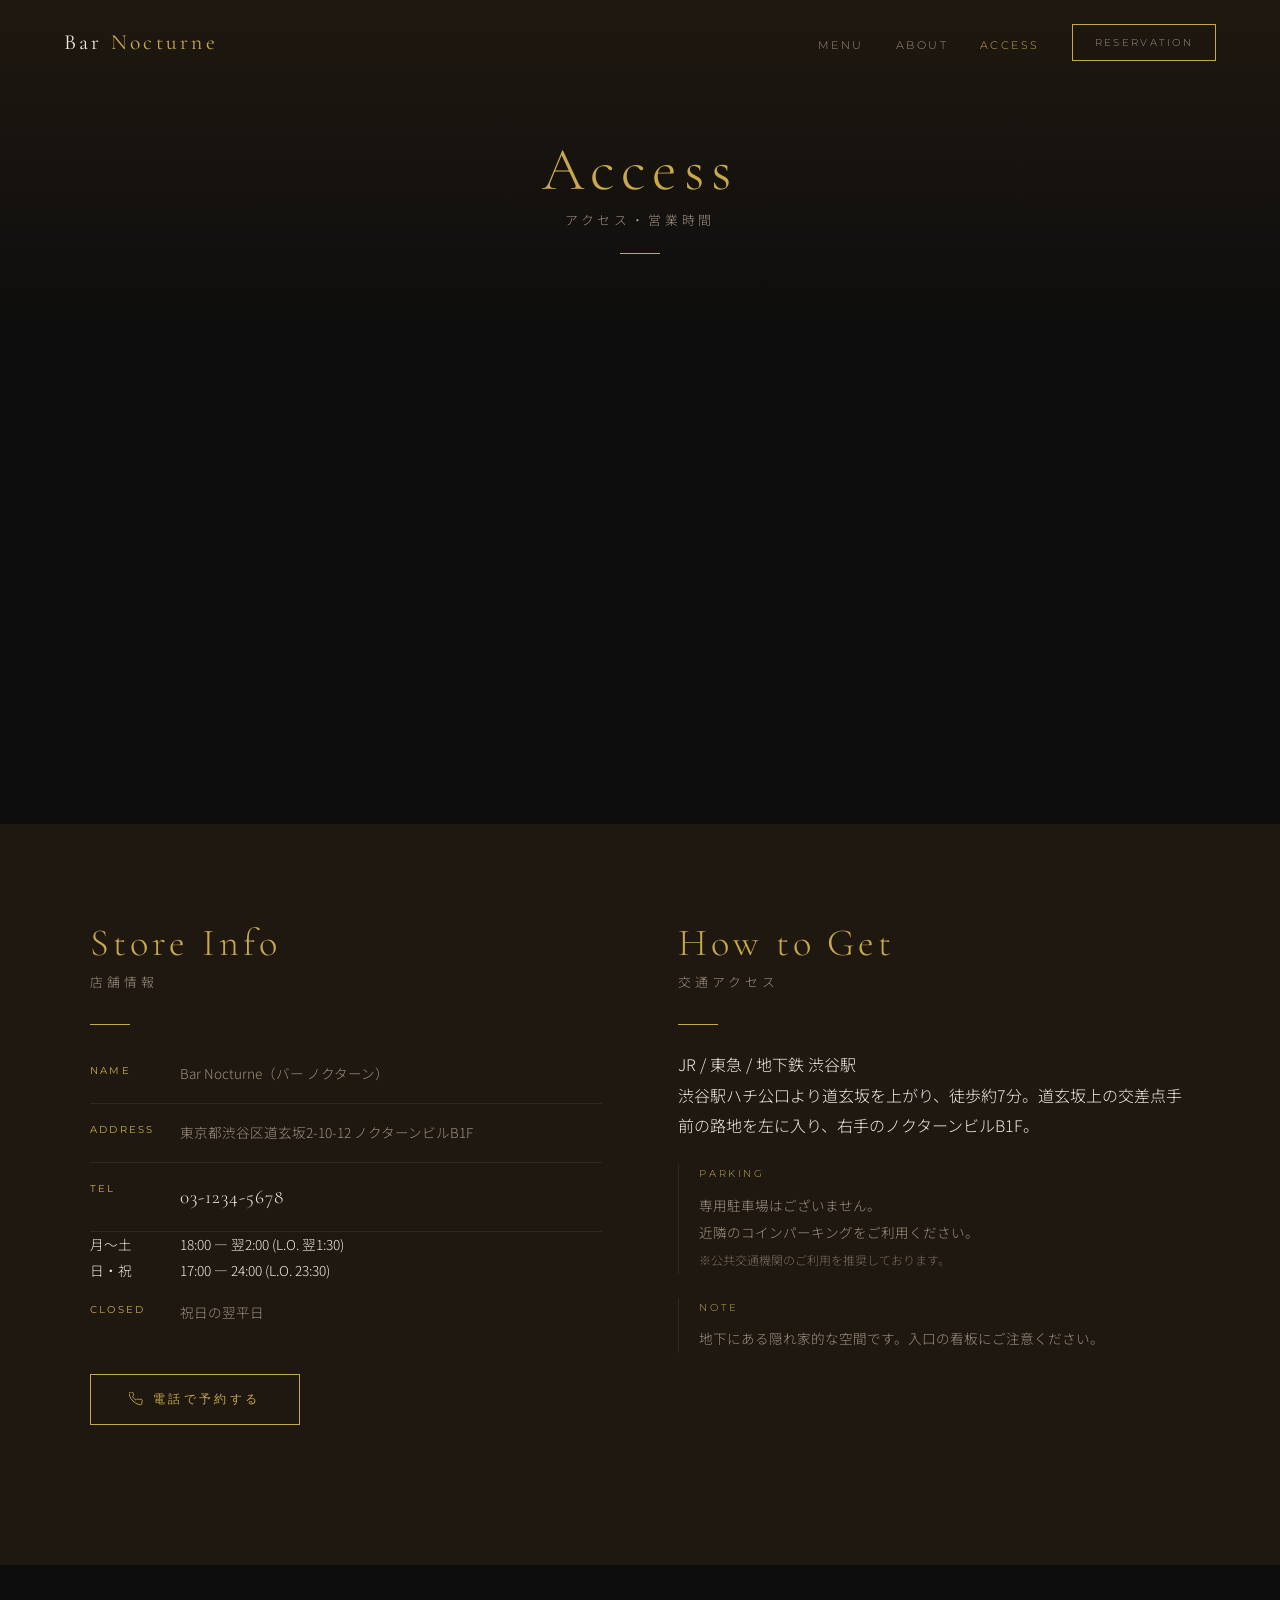
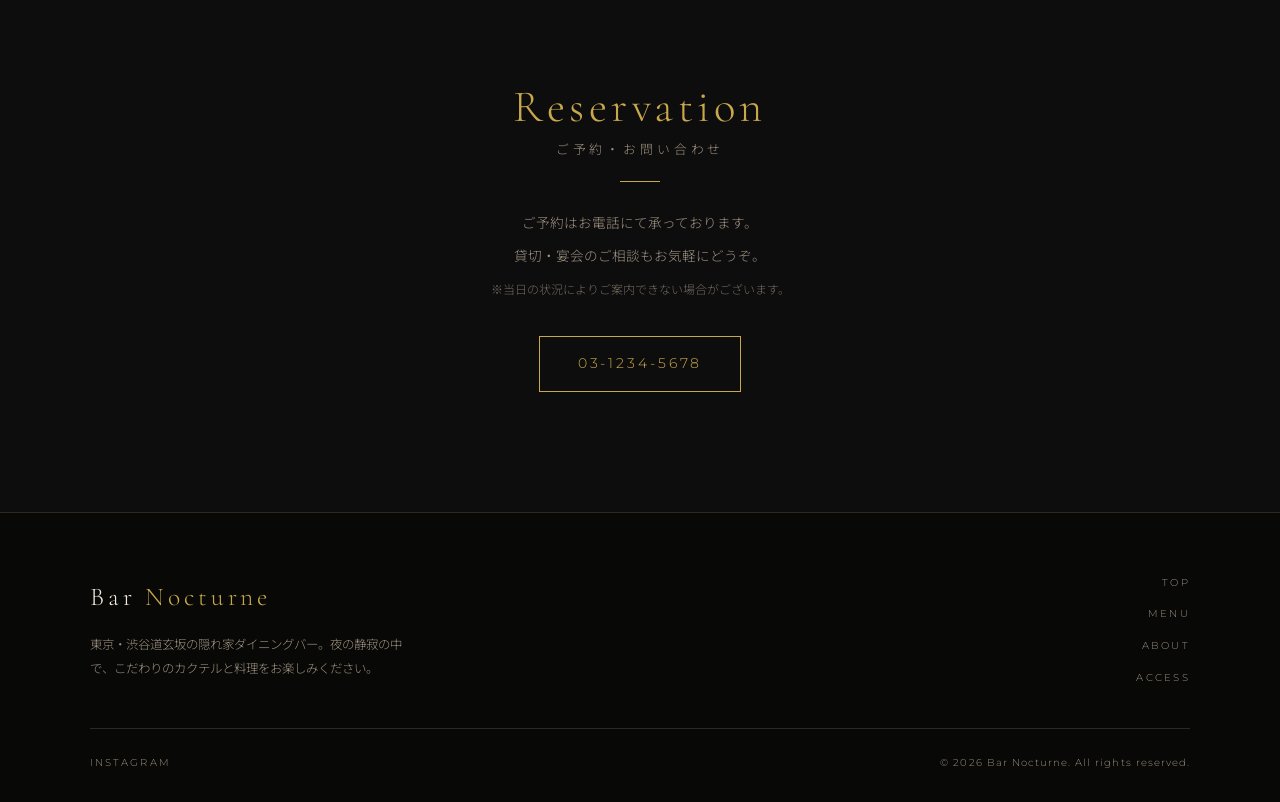
<file: access.html>
<!DOCTYPE html>
<html lang="ja">
<head>
  <meta charset="UTF-8">
  <meta name="viewport" content="width=device-width, initial-scale=1.0">
  <title>Access | Bar Nocturne</title>
  <meta name="description" content="Bar Nocturne のアクセス情報。東京都渋谷区道玄坂2-10-12 B1F。渋谷駅から徒歩7分。営業時間：月〜土 18:00〜翌2:00。">
  <link rel="preconnect" href="https://fonts.googleapis.com">
  <link rel="preconnect" href="https://fonts.gstatic.com" crossorigin>
  <link href="https://fonts.googleapis.com/css2?family=Cormorant+Garamond:ital,wght@0,300;0,400;0,500;1,300;1,400&family=Montserrat:wght@300;400;500&family=Noto+Sans+JP:wght@300;400&display=swap" rel="stylesheet">
  <link rel="stylesheet" href="css/style.css">
</head>
<body class="access-page" data-page="access">

<!-- ヘッダー -->
<header>
  <a href="index.html" class="header__logo">Bar <span>Nocturne</span></a>
  <nav>
    <ul class="nav-links">
      <li><a href="menu.html">Menu</a></li>
      <li><a href="about.html">About</a></li>
      <li><a href="access.html" style="color:var(--color-primary);">Access</a></li>
      <li><a href="tel:03-1234-5678" class="btn-primary" data-cms-href="settings.tel">Reservation</a></li>
    </ul>
  </nav>
  <button class="burger" aria-label="メニューを開く">
    <span></span><span></span><span></span>
  </button>
</header>

<!-- ページヘッダー -->
<div class="page-header">
  <div class="page-header__content fade-in">
    <p class="section-en">Access</p>
    <p class="section-jp">アクセス・営業時間</p>
    <div class="divider divider--center" style="margin-top:20px;"></div>
  </div>
</div>

<!-- Google Maps (大きめ) -->
<div style="width:100%;">
  <iframe
    data-cms-src="settings.maps_embed_url"
    src="https://www.google.com/maps/embed?pb=!1m18!1m12!1m3!1d3241.4!2d139.6988!3d35.6595!2m3!1f0!2f0!3f0!3m2!1i1024!2i768!4f13.1!3m3!1m2!1s0x0%3A0x0!2zMzXCsDM5JzM0LjIiTiAxMznCsDQxJzU1LjciRQ!5e0!3m2!1sja!2sjp!4v1234567890"
    width="100%" height="480" style="border:0;display:block;filter:grayscale(20%) brightness(0.8);"
    allowfullscreen="" loading="lazy" referrerpolicy="no-referrer-when-downgrade"
    title="Bar Nocturne アクセスマップ">
  </iframe>
</div>

<!-- アクセス情報 -->
<section id="access" style="background:var(--color-bg-warm);padding-top:clamp(60px,10vw,100px);">
  <div class="container">
    <div style="display:grid;grid-template-columns:1fr 1fr;gap:clamp(40px,6vw,80px);align-items:start;">

      <!-- 基本情報 -->
      <div class="fade-in">
        <div class="section-title" style="margin-bottom:30px;">
          <p class="section-en" style="font-size:clamp(1.8rem,3vw,2.4rem);">Store Info</p>
          <p class="section-jp">店舗情報</p>
        </div>
        <div class="divider"></div>
        <table style="width:100%;border-collapse:collapse;font-size:0.85rem;margin-top:8px;">
          <tr style="border-bottom:1px solid var(--color-border);">
            <th style="width:90px;padding:16px 0;font-weight:400;font-family:var(--font-sans-en);font-size:0.62rem;letter-spacing:0.22em;text-transform:uppercase;color:var(--color-primary);vertical-align:top;text-align:left;">Name</th>
            <td style="padding:16px 0;color:var(--color-text-sub);line-height:1.9;">
              <span data-cms="settings.name_en">Bar Nocturne</span>（<span data-cms="settings.name">バー ノクターン</span>）
            </td>
          </tr>
          <tr style="border-bottom:1px solid var(--color-border);">
            <th style="width:90px;padding:16px 0;font-weight:400;font-family:var(--font-sans-en);font-size:0.62rem;letter-spacing:0.22em;text-transform:uppercase;color:var(--color-primary);vertical-align:top;text-align:left;">Address</th>
            <td style="padding:16px 0;color:var(--color-text-sub);line-height:1.9;"
                data-cms="settings.address">
              東京都渋谷区道玄坂2-10-12 ノクターンビルB1F
            </td>
          </tr>
          <tr style="border-bottom:1px solid var(--color-border);">
            <th style="width:90px;padding:16px 0;font-weight:400;font-family:var(--font-sans-en);font-size:0.62rem;letter-spacing:0.22em;text-transform:uppercase;color:var(--color-primary);vertical-align:top;text-align:left;">Tel</th>
            <td style="padding:16px 0;color:var(--color-text-sub);">
              <a href="tel:03-1234-5678" data-cms-href="settings.tel"
                 style="color:var(--color-text);font-family:var(--font-serif-en);font-size:1.2rem;letter-spacing:0.05em;">
                <span data-cms="settings.tel">03-1234-5678</span>
              </a>
            </td>
          </tr>
          <tbody data-cms-list="settings.hours">
            <tr style="border-bottom:1px solid var(--color-border);">
              <th style="width:90px;padding:16px 0;font-weight:400;font-family:var(--font-sans-en);font-size:0.62rem;letter-spacing:0.22em;text-transform:uppercase;color:var(--color-primary);vertical-align:top;text-align:left;">Hours</th>
              <td style="padding:16px 0;color:var(--color-text-sub);line-height:2;">
                月〜土 18:00 — 翌2:00<br>
                日・祝 17:00 — 24:00
              </td>
            </tr>
          </tbody>
          <tr>
            <th style="width:90px;padding:16px 0;font-weight:400;font-family:var(--font-sans-en);font-size:0.62rem;letter-spacing:0.22em;text-transform:uppercase;color:var(--color-primary);vertical-align:top;text-align:left;">Closed</th>
            <td style="padding:16px 0;color:var(--color-text-sub);"
                data-cms="settings.closed">祝日の翌平日</td>
          </tr>
        </table>

        <div style="margin-top:32px;">
          <a href="tel:03-1234-5678" class="btn-primary" data-cms-href="settings.tel"
             style="display:inline-flex;align-items:center;gap:10px;">
            <svg width="14" height="14" viewBox="0 0 24 24" fill="none" stroke="currentColor" stroke-width="1.5">
              <path d="M22 16.92v3a2 2 0 01-2.18 2 19.79 19.79 0 01-8.63-3.07A19.5 19.5 0 013.07 10.8 19.79 19.79 0 01.01 2.18 2 2 0 012 0h3a2 2 0 012 1.72c.127.96.361 1.903.7 2.81a2 2 0 01-.45 2.11L6.09 7.91a16 16 0 006 6l1.27-1.27a2 2 0 012.11-.45c.907.339 1.85.573 2.81.7A2 2 0 0122 16.92z"/>
            </svg>
            電話で予約する
          </a>
        </div>
      </div>

      <!-- アクセス方法 -->
      <div class="fade-in">
        <div class="section-title" style="margin-bottom:30px;">
          <p class="section-en" style="font-size:clamp(1.8rem,3vw,2.4rem);">How to Get</p>
          <p class="section-jp">交通アクセス</p>
        </div>
        <div class="divider"></div>
        <div style="margin-top:24px;display:flex;flex-direction:column;gap:24px;">

          <!-- CMSから動的ロード（アクセス情報）-->
          <div data-cms-list="settings.access_directions">
            <div style="border-left:1px solid var(--color-primary);padding-left:20px;">
              <p style="font-family:var(--font-sans-en);font-size:0.65rem;letter-spacing:0.25em;text-transform:uppercase;color:var(--color-primary);margin-bottom:8px;">JR / 東急 / 地下鉄 渋谷駅</p>
              <p style="color:var(--color-text-sub);font-size:0.85rem;line-height:2;">
                渋谷駅ハチ公口より道玄坂を上がり、徒歩約7分。<br>
                道玄坂上の交差点手前の路地を左に入り、右手のノクターンビルB1F。
              </p>
            </div>
          </div>

          <div style="border-left:1px solid var(--color-border);padding-left:20px;">
            <p style="font-family:var(--font-sans-en);font-size:0.65rem;letter-spacing:0.25em;text-transform:uppercase;color:var(--color-primary);margin-bottom:8px;">Parking</p>
            <p style="color:var(--color-text-sub);font-size:0.85rem;line-height:2;">
              専用駐車場はございません。<br>
              近隣のコインパーキングをご利用ください。<br>
              <span style="font-size:0.75rem;opacity:0.7;">※公共交通機関のご利用を推奨しております。</span>
            </p>
          </div>

          <div style="border-left:1px solid var(--color-border);padding-left:20px;">
            <p style="font-family:var(--font-sans-en);font-size:0.65rem;letter-spacing:0.25em;text-transform:uppercase;color:var(--color-primary);margin-bottom:8px;">Note</p>
            <p style="color:var(--color-text-sub);font-size:0.85rem;line-height:2;"
               data-cms="settings.access_note">
              地下にある隠れ家的な空間です。入口の看板にご注意ください。<br>
              初めてのお客様はお気軽にお電話ください。
            </p>
          </div>
        </div>
      </div>

    </div>
  </div>
</section>

<!-- 予約について -->
<section style="background:var(--color-bg);text-align:center;padding:clamp(70px,12vw,120px) 6%;">
  <div class="fade-in" style="max-width:600px;margin:0 auto;">
    <p class="section-en" style="font-size:clamp(1.8rem,3.5vw,2.8rem);">Reservation</p>
    <p class="section-jp">ご予約・お問い合わせ</p>
    <div class="divider divider--center"></div>
    <p style="color:var(--color-text-sub);font-size:0.85rem;line-height:2.4;margin:24px 0 32px;">
      ご予約はお電話にて承っております。<br>
      貸切・宴会のご相談もお気軽にどうぞ。<br>
      <span style="font-size:0.75rem;opacity:0.7;">※当日の状況によりご案内できない場合がございます。</span>
    </p>
    <a href="tel:03-1234-5678" class="btn-primary" data-cms-href="settings.tel"
       style="font-size:0.9rem;letter-spacing:0.2em;">
      <span data-cms="settings.tel">03-1234-5678</span>
    </a>
  </div>
</section>

<!-- FOOTER -->
<footer>
  <div class="footer__inner">
    <div>
      <p class="footer__logo">Bar <span>Nocturne</span></p>
      <p class="footer__desc" data-cms="settings.footer_desc">東京・渋谷道玄坂の隠れ家ダイニングバー。</p>
    </div>
    <nav class="footer__nav">
      <a href="index.html">Top</a>
      <a href="menu.html">Menu</a>
      <a href="about.html">About</a>
      <a href="access.html">Access</a>
    </nav>
  </div>
  <div class="footer__bottom">
    <div class="footer__sns">
      <a href="https://instagram.com/bar.nocturne" target="_blank" rel="noopener" data-cms-href="settings.instagram">Instagram</a>
    </div>
    <p class="footer__copy">© 2026 Bar Nocturne. All rights reserved.</p>
  </div>
</footer>

<!-- スマホ固定CTA -->
<div class="fixed-cta">
  <a href="tel:03-1234-5678" class="fixed-cta__tel" data-cms-href="settings.tel">📞 電話する</a>
  <a href="index.html#party" class="fixed-cta__reserve">貸切・予約</a>
</div>

<script src="js/cms-loader.js"></script>
<script src="js/main.js"></script>
</body>
</html>
</file>
<file: css/style.css>
/* ===================================
   Bar Nocturne — style.css
   =================================== */

/* --- Google Fonts --- */
@import url('https://fonts.googleapis.com/css2?family=Cormorant+Garamond:ital,wght@0,300;0,400;0,500;1,300;1,400&family=Montserrat:wght@300;400;500&family=Noto+Sans+JP:wght@300;400&display=swap');

/* --- CSS Variables --- */
:root {
  --color-bg:           #0D0D0D;
  --color-bg-card:      #1A1510;
  --color-bg-warm:      #1F1810;
  --color-primary:      #C9A84C;
  --color-primary-light:#E8C96A;
  --color-text:         #F0EAE0;
  --color-text-sub:     #9E9080;
  --color-border:       #2E2820;
  --color-overlay:      rgba(0,0,0,0.65);

  --font-serif-en:  'Cormorant Garamond', serif;
  --font-sans-en:   'Montserrat', sans-serif;
  --font-sans-jp:   'Noto Sans JP', sans-serif;

  --spacing-section: clamp(70px, 12vw, 140px);
  --max-width: 1100px;
}

/* --- Reset --- */
*, *::before, *::after { box-sizing: border-box; margin: 0; padding: 0; }
html { scroll-behavior: smooth; }

body {
  background-color: var(--color-bg);
  color: var(--color-text);
  font-family: var(--font-sans-jp);
  font-weight: 300;
  line-height: 1.9;
  -webkit-font-smoothing: antialiased;
}

img { width: 100%; height: 100%; object-fit: cover; display: block; }
a { color: var(--color-primary); text-decoration: none; transition: color 0.3s; }
a:hover { color: var(--color-primary-light); }

section { padding: var(--spacing-section) 6%; }
.container { max-width: var(--max-width); margin: 0 auto; }

/* --- Section Title --- */
.section-title { margin-bottom: clamp(40px, 6vw, 70px); }
.section-en {
  font-family: var(--font-serif-en);
  font-size: clamp(2.2rem, 5vw, 3.8rem);
  color: var(--color-primary);
  letter-spacing: 0.1em;
  line-height: 1;
}
.section-jp {
  font-family: var(--font-sans-jp);
  font-size: clamp(0.65rem, 1.1vw, 0.8rem);
  color: var(--color-text-sub);
  letter-spacing: 0.3em;
  margin-top: 0.6em;
}
.section-title--center { text-align: center; }

/* --- Divider --- */
.divider {
  width: 40px; height: 1px;
  background: var(--color-primary);
  margin: 20px 0;
}
.divider--center { margin: 20px auto; }

/* --- Buttons --- */
.btn-primary {
  display: inline-block;
  padding: 13px 38px;
  border: 1px solid var(--color-primary);
  color: var(--color-primary);
  font-family: var(--font-sans-en);
  font-size: 0.75rem;
  letter-spacing: 0.28em;
  text-transform: uppercase;
  transition: all 0.3s;
  background: transparent;
  cursor: pointer;
}
.btn-primary:hover {
  background: var(--color-primary);
  color: var(--color-bg);
}
.btn-secondary {
  display: inline-block;
  padding: 13px 38px;
  border: 1px solid rgba(240,234,224,0.4);
  color: var(--color-text);
  font-family: var(--font-sans-en);
  font-size: 0.75rem;
  letter-spacing: 0.28em;
  text-transform: uppercase;
  transition: all 0.3s;
  background: transparent;
  cursor: pointer;
}
.btn-secondary:hover {
  border-color: var(--color-text);
}

/* --- Fade-in Animation --- */
.fade-in {
  opacity: 0;
  transform: translateY(24px);
  transition: opacity 0.8s ease, transform 0.8s ease;
}
.fade-in.visible {
  opacity: 1;
  transform: translateY(0);
}

/* ===================================
   HEADER
   =================================== */
header {
  position: fixed; top: 0; left: 0; right: 0;
  z-index: 100;
  padding: 22px 5%;
  display: flex; align-items: center; justify-content: space-between;
  transition: background 0.4s, padding 0.4s;
}
header.scrolled {
  background: rgba(10,8,6,0.93);
  backdrop-filter: blur(10px);
  -webkit-backdrop-filter: blur(10px);
  padding: 14px 5%;
  border-bottom: 1px solid var(--color-border);
}

.header__logo {
  font-family: var(--font-serif-en);
  font-size: 1.35rem;
  letter-spacing: 0.15em;
  color: var(--color-text);
  font-weight: 400;
}
.header__logo span { color: var(--color-primary); }

.nav-links {
  display: flex; gap: 32px; align-items: center;
  list-style: none;
}
.nav-links a {
  font-family: var(--font-sans-en);
  font-size: 0.7rem;
  letter-spacing: 0.22em;
  text-transform: uppercase;
  color: var(--color-text-sub);
  transition: color 0.3s;
}
.nav-links a:hover { color: var(--color-primary); }
.nav-links .btn-primary { padding: 8px 22px; font-size: 0.65rem; }

/* Hamburger */
.burger {
  display: none;
  flex-direction: column; gap: 5px;
  cursor: pointer; background: none; border: none; padding: 4px;
}
.burger span {
  display: block; width: 24px; height: 1px;
  background: var(--color-text);
  transition: all 0.3s;
}
.burger.active span:nth-child(1) { transform: translateY(6px) rotate(45deg); }
.burger.active span:nth-child(2) { opacity: 0; }
.burger.active span:nth-child(3) { transform: translateY(-6px) rotate(-45deg); }

/* Mobile nav */
@media (max-width: 768px) {
  .burger { display: flex; }
  .nav-links {
    position: fixed; inset: 0;
    flex-direction: column; justify-content: center; align-items: center;
    background: rgba(10,8,6,0.97);
    gap: 40px;
    transform: translateX(100%);
    transition: transform 0.4s ease;
    z-index: 99;
  }
  .nav-links.open { transform: translateX(0); }
  .nav-links a { font-size: 0.9rem; color: var(--color-text); }
  .nav-links .btn-primary { padding: 12px 32px; font-size: 0.8rem; }
}

/* ===================================
   HERO
   =================================== */
#hero {
  position: relative;
  height: 100svh; min-height: 600px;
  display: flex; align-items: center; justify-content: center;
  text-align: center;
  overflow: hidden;
}
.hero__bg { position: absolute; inset: 0; }
.hero__bg img { width: 100%; height: 100%; object-fit: cover; }
.hero__overlay {
  position: absolute; inset: 0;
  background: var(--color-overlay);
}
.hero__content { position: relative; z-index: 1; padding: 0 20px; }
.hero__eyebrow {
  font-family: var(--font-sans-en);
  font-size: 0.7rem;
  letter-spacing: 0.5em;
  color: var(--color-primary);
  text-transform: uppercase;
  margin-bottom: 1.8rem;
}
.hero__title {
  font-family: var(--font-serif-en);
  font-size: clamp(2.8rem, 7.5vw, 5.5rem);
  color: var(--color-text);
  line-height: 1.15;
  margin-bottom: 1.2rem;
  font-weight: 400;
}
.hero__title-en {
  display: block;
  font-style: italic;
  color: var(--color-primary);
  font-size: 0.65em;
  letter-spacing: 0.1em;
}
.hero__tagline {
  font-size: clamp(0.85rem, 1.5vw, 1rem);
  color: var(--color-text-sub);
  letter-spacing: 0.12em;
  margin-bottom: 3rem;
  line-height: 2.2;
}
.hero__btns {
  display: flex; gap: 18px; justify-content: center; flex-wrap: wrap;
}
.hero__scroll {
  position: absolute; bottom: 32px; left: 50%;
  transform: translateX(-50%);
  display: flex; flex-direction: column; align-items: center; gap: 8px;
  font-family: var(--font-sans-en);
  font-size: 0.6rem; letter-spacing: 0.3em;
  color: var(--color-text-sub);
  animation: scrollBounce 2s infinite;
}
.hero__scroll::after {
  content: ''; display: block;
  width: 1px; height: 40px;
  background: var(--color-primary);
}
@keyframes scrollBounce {
  0%, 100% { transform: translateX(-50%) translateY(0); }
  50% { transform: translateX(-50%) translateY(8px); }
}

/* ===================================
   CONCEPT
   =================================== */
#concept { background: var(--color-bg-warm); }
.concept__inner {
  display: grid;
  grid-template-columns: 1fr 1fr;
  gap: clamp(40px, 6vw, 80px);
  align-items: center;
  max-width: var(--max-width);
  margin: 0 auto;
}
.concept__text p {
  color: var(--color-text-sub);
  line-height: 2.2;
  margin-top: 1.5em;
  font-size: clamp(0.85rem, 1.3vw, 0.95rem);
}
.concept__image {
  aspect-ratio: 4/3;
  overflow: hidden;
}
.concept__image img { transition: transform 0.8s ease; }
.concept__image:hover img { transform: scale(1.04); }

@media (max-width: 768px) {
  .concept__inner { grid-template-columns: 1fr; }
  .concept__image { order: -1; }
}

/* ===================================
   MENU PICKUP
   =================================== */
#menu-pickup { background: var(--color-bg); }
.menu-pickup__grid {
  display: grid;
  grid-template-columns: repeat(auto-fit, minmax(280px, 1fr));
  gap: 24px;
  max-width: var(--max-width);
  margin: 0 auto;
}
.menu-card {
  background: var(--color-bg-card);
  border: 1px solid var(--color-border);
  overflow: hidden;
  transition: transform 0.3s, border-color 0.3s;
}
.menu-card:hover {
  transform: translateY(-6px);
  border-color: var(--color-primary);
}
.menu-card__image {
  aspect-ratio: 3/4;
  overflow: hidden;
}
.menu-card__image img { transition: transform 0.6s ease; }
.menu-card:hover .menu-card__image img { transform: scale(1.06); }
.menu-card__body { padding: 22px 20px; }
.menu-card__category {
  font-family: var(--font-sans-en);
  font-size: 0.6rem;
  letter-spacing: 0.3em;
  text-transform: uppercase;
  color: var(--color-primary);
  margin-bottom: 8px;
}
.menu-card__name {
  font-family: var(--font-serif-en);
  font-size: 1.4rem;
  color: var(--color-text);
  letter-spacing: 0.04em;
  line-height: 1.3;
}
.menu-card__name-jp {
  font-size: 0.8rem;
  color: var(--color-text-sub);
  margin-top: 2px;
}
.menu-card__desc {
  font-size: 0.78rem;
  color: var(--color-text-sub);
  margin-top: 12px;
  line-height: 1.9;
}
.menu-card__price {
  color: var(--color-primary);
  font-family: var(--font-sans-en);
  font-size: 0.95rem;
  margin-top: 14px;
  letter-spacing: 0.05em;
}
.menu-pickup__more {
  text-align: center;
  margin-top: clamp(40px, 5vw, 60px);
}

/* ===================================
   ABOUT (BARTENDER)
   =================================== */
#about { background: var(--color-bg-warm); }
.about__inner {
  display: grid;
  grid-template-columns: 400px 1fr;
  gap: clamp(50px, 7vw, 90px);
  align-items: center;
  max-width: var(--max-width);
  margin: 0 auto;
}
.about__image {
  aspect-ratio: 3/4;
  overflow: hidden;
}
.about__image img { transition: transform 0.8s ease; }
.about__image:hover img { transform: scale(1.03); }
.about__text .section-title { margin-bottom: 30px; }
.about__role {
  font-family: var(--font-sans-en);
  font-size: 0.65rem;
  letter-spacing: 0.35em;
  text-transform: uppercase;
  color: var(--color-primary);
  margin-bottom: 6px;
}
.about__name {
  font-family: var(--font-serif-en);
  font-size: clamp(1.8rem, 3vw, 2.4rem);
  color: var(--color-text);
  line-height: 1.2;
  margin-bottom: 20px;
}
.about__body p {
  color: var(--color-text-sub);
  font-size: clamp(0.82rem, 1.2vw, 0.93rem);
  line-height: 2.3;
  margin-bottom: 1.2em;
}

@media (max-width: 900px) {
  .about__inner { grid-template-columns: 1fr; }
  .about__image { max-width: 360px; }
}

/* ===================================
   GALLERY
   =================================== */
#gallery { background: var(--color-bg); }
.gallery__grid {
  display: grid;
  grid-template-columns: repeat(6, 1fr);
  grid-template-rows: auto;
  gap: 8px;
  max-width: 1200px;
  margin: 0 auto;
}
.gallery__item {
  overflow: hidden;
  background: var(--color-bg-card);
}
.gallery__item img { transition: transform 0.6s ease; height: 100%; }
.gallery__item:hover img { transform: scale(1.06); }

.gallery__item:nth-child(1) { grid-column: span 3; grid-row: span 2; aspect-ratio: unset; min-height: 320px; }
.gallery__item:nth-child(2) { grid-column: span 2; min-height: 155px; }
.gallery__item:nth-child(3) { grid-column: span 1; min-height: 155px; }
.gallery__item:nth-child(4) { grid-column: span 1; min-height: 155px; }
.gallery__item:nth-child(5) { grid-column: span 2; min-height: 155px; }
.gallery__item:nth-child(6) { grid-column: span 3; min-height: 200px; }

@media (max-width: 768px) {
  .gallery__grid { grid-template-columns: repeat(2, 1fr); }
  .gallery__item { grid-column: span 1 !important; grid-row: span 1 !important; min-height: 160px !important; aspect-ratio: 1; }
}

/* ===================================
   PARTY
   =================================== */
#party { background: var(--color-bg-warm); }
.party__inner {
  display: grid;
  grid-template-columns: 1fr 1fr;
  gap: clamp(40px, 6vw, 80px);
  align-items: center;
  max-width: var(--max-width);
  margin: 0 auto;
}
.party__image { aspect-ratio: 4/3; overflow: hidden; }
.party__image img { transition: transform 0.8s; }
.party__image:hover img { transform: scale(1.04); }
.party__text p {
  color: var(--color-text-sub);
  font-size: clamp(0.82rem, 1.2vw, 0.93rem);
  line-height: 2.2;
  margin-top: 1.4em;
}
.party__features {
  margin-top: 24px;
  display: flex; flex-direction: column; gap: 10px;
}
.party__feature {
  display: flex; align-items: center; gap: 12px;
  font-size: 0.85rem; color: var(--color-text-sub);
}
.party__feature::before {
  content: '';
  display: block; width: 20px; height: 1px;
  background: var(--color-primary); flex-shrink: 0;
}
.party__btn { margin-top: 32px; }

@media (max-width: 768px) {
  .party__inner { grid-template-columns: 1fr; }
}

/* ===================================
   NEWS
   =================================== */
#news { background: var(--color-bg); }
.news__list {
  max-width: var(--max-width);
  margin: 0 auto;
  display: flex; flex-direction: column; gap: 0;
}
.news__item {
  display: grid;
  grid-template-columns: 120px 80px 1fr;
  gap: 24px;
  align-items: baseline;
  padding: 22px 0;
  border-bottom: 1px solid var(--color-border);
}
.news__date {
  font-family: var(--font-sans-en);
  font-size: 0.75rem;
  letter-spacing: 0.1em;
  color: var(--color-text-sub);
}
.news__cat {
  font-family: var(--font-sans-en);
  font-size: 0.6rem;
  letter-spacing: 0.2em;
  text-transform: uppercase;
  color: var(--color-primary);
  padding: 3px 8px;
  border: 1px solid var(--color-primary);
  white-space: nowrap;
  justify-self: start;
}
.news__title {
  font-size: 0.88rem;
  color: var(--color-text);
  transition: color 0.3s;
}
.news__title:hover { color: var(--color-primary); }

@media (max-width: 600px) {
  .news__item { grid-template-columns: auto 1fr; grid-template-rows: auto auto; gap: 8px 16px; }
  .news__title { grid-column: 1/-1; }
}

/* ===================================
   ACCESS
   =================================== */
#access { background: var(--color-bg-warm); }
.access__inner {
  display: grid;
  grid-template-columns: 1fr 420px;
  gap: clamp(40px, 5vw, 70px);
  align-items: start;
  max-width: var(--max-width);
  margin: 0 auto;
}
.access__map iframe {
  width: 100%; height: 360px;
  border: 1px solid var(--color-border);
  filter: grayscale(30%) brightness(0.85);
}
.access__info { }
.access__info table {
  width: 100%;
  border-collapse: collapse;
  font-size: 0.85rem;
  margin-top: 8px;
}
.access__info th, .access__info td {
  padding: 12px 0;
  border-bottom: 1px solid var(--color-border);
  text-align: left;
  vertical-align: top;
}
.access__info th {
  width: 90px;
  font-weight: 400;
  font-family: var(--font-sans-en);
  font-size: 0.65rem;
  letter-spacing: 0.2em;
  text-transform: uppercase;
  color: var(--color-primary);
}
.access__info td { color: var(--color-text-sub); line-height: 1.8; }
.access__tel {
  display: inline-flex; align-items: center; gap: 8px;
  margin-top: 24px;
  font-family: var(--font-serif-en);
  font-size: 1.6rem;
  color: var(--color-text);
  letter-spacing: 0.05em;
}
.access__tel:hover { color: var(--color-primary); }

@media (max-width: 900px) {
  .access__inner { grid-template-columns: 1fr; }
}

/* ===================================
   FOOTER
   =================================== */
footer {
  background: #080806;
  padding: 60px 6% 30px;
  border-top: 1px solid var(--color-border);
}
.footer__inner {
  max-width: var(--max-width);
  margin: 0 auto;
  display: grid;
  grid-template-columns: 1fr auto;
  gap: 40px;
  align-items: start;
  padding-bottom: 40px;
  border-bottom: 1px solid var(--color-border);
}
.footer__logo {
  font-family: var(--font-serif-en);
  font-size: 1.6rem;
  letter-spacing: 0.15em;
  color: var(--color-text);
  margin-bottom: 12px;
}
.footer__logo span { color: var(--color-primary); }
.footer__desc {
  font-size: 0.78rem;
  color: var(--color-text-sub);
  line-height: 1.9;
  max-width: 320px;
}
.footer__nav {
  display: flex; flex-direction: column; gap: 12px; align-items: flex-end;
}
.footer__nav a {
  font-family: var(--font-sans-en);
  font-size: 0.65rem;
  letter-spacing: 0.22em;
  text-transform: uppercase;
  color: var(--color-text-sub);
  transition: color 0.3s;
}
.footer__nav a:hover { color: var(--color-primary); }
.footer__bottom {
  max-width: var(--max-width);
  margin: 24px auto 0;
  display: flex; justify-content: space-between; align-items: center;
  flex-wrap: wrap; gap: 12px;
}
.footer__sns { display: flex; gap: 20px; }
.footer__sns a {
  font-family: var(--font-sans-en);
  font-size: 0.65rem;
  letter-spacing: 0.2em;
  text-transform: uppercase;
  color: var(--color-text-sub);
}
.footer__copy {
  font-family: var(--font-sans-en);
  font-size: 0.65rem;
  color: var(--color-text-sub);
  letter-spacing: 0.1em;
}

@media (max-width: 600px) {
  .footer__inner { grid-template-columns: 1fr; }
  .footer__nav { align-items: flex-start; flex-direction: row; flex-wrap: wrap; gap: 16px; }
}

/* ===================================
   FIXED CTA (スマホ)
   =================================== */
.fixed-cta {
  position: fixed; bottom: 0; left: 0; right: 0;
  z-index: 200;
  display: none;
  grid-template-columns: 1fr 1fr;
}
@media (max-width: 768px) { .fixed-cta { display: grid; } }
.fixed-cta__tel {
  background: #16120D; color: var(--color-text);
  padding: 16px; text-align: center;
  font-size: 0.8rem; font-family: var(--font-sans-jp);
  border-top: 1px solid var(--color-border);
  transition: background 0.2s;
}
.fixed-cta__tel:hover { background: #201a12; color: var(--color-text); }
.fixed-cta__reserve {
  background: var(--color-primary); color: var(--color-bg);
  padding: 16px; text-align: center;
  font-size: 0.8rem; font-family: var(--font-sans-jp);
  font-weight: 400;
  transition: background 0.2s;
}
.fixed-cta__reserve:hover { background: var(--color-primary-light); color: var(--color-bg); }

/* ===================================
   AGE GATE
   =================================== */
.age-gate {
  position: fixed; inset: 0;
  background: #0A0806;
  z-index: 9999;
  display: flex; align-items: center; justify-content: center;
  text-align: center;
}
.age-gate.hidden { display: none; }
.age-gate__box { padding: 0 20px; }
.age-gate__logo {
  font-family: var(--font-serif-en);
  font-size: clamp(1.8rem, 5vw, 2.8rem);
  color: var(--color-primary);
  letter-spacing: 0.2em;
  margin-bottom: 12px;
}
.age-gate__sub {
  font-family: var(--font-sans-en);
  font-size: 0.6rem;
  letter-spacing: 0.4em;
  text-transform: uppercase;
  color: var(--color-text-sub);
  margin-bottom: 40px;
}
.age-gate__text {
  color: var(--color-text-sub);
  font-size: 0.85rem;
  line-height: 2;
  margin-bottom: 36px;
}
.age-gate__btns { display: flex; gap: 16px; justify-content: center; flex-wrap: wrap; }
.age-gate__no {
  font-family: var(--font-sans-en);
  font-size: 0.7rem;
  letter-spacing: 0.2em;
  color: var(--color-text-sub);
  background: none; border: none; cursor: pointer;
  padding: 8px 16px;
  transition: color 0.3s;
}
.age-gate__no:hover { color: var(--color-text); }

/* ===================================
   PAGE HEADER (内部ページ)
   =================================== */
.page-header {
  padding-top: 140px;
  padding-bottom: 70px;
  text-align: center;
  position: relative;
  overflow: hidden;
}
.page-header::before {
  content: '';
  position: absolute; inset: 0;
  background: linear-gradient(to bottom, var(--color-bg-warm), var(--color-bg));
}
.page-header__content { position: relative; z-index: 1; }

/* ===================================
   MENU PAGE — Tab UI
   =================================== */
.menu-tabs {
  display: flex; justify-content: center; gap: 0;
  margin-bottom: clamp(40px, 5vw, 60px);
  border-bottom: 1px solid var(--color-border);
  flex-wrap: wrap;
}
.tab-btn {
  font-family: var(--font-sans-en);
  font-size: 0.7rem;
  letter-spacing: 0.25em;
  text-transform: uppercase;
  color: var(--color-text-sub);
  background: none; border: none;
  padding: 14px 28px;
  cursor: pointer;
  position: relative;
  transition: color 0.3s;
}
.tab-btn::after {
  content: '';
  position: absolute; bottom: -1px; left: 0; right: 0;
  height: 1px; background: var(--color-primary);
  transform: scaleX(0); transition: transform 0.3s;
}
.tab-btn.active { color: var(--color-primary); }
.tab-btn.active::after { transform: scaleX(1); }
.tab-btn:hover { color: var(--color-text); }

.tab-content { display: none; }
.tab-content.active { display: block; }

.sub-tabs {
  display: flex; gap: 20px; flex-wrap: wrap;
  margin-bottom: 32px;
}
.sub-tab-btn {
  font-family: var(--font-sans-en);
  font-size: 0.62rem;
  letter-spacing: 0.2em;
  text-transform: uppercase;
  color: var(--color-text-sub);
  background: none;
  border: 1px solid var(--color-border);
  padding: 7px 18px;
  cursor: pointer;
  transition: all 0.3s;
}
.sub-tab-btn.active, .sub-tab-btn:hover {
  border-color: var(--color-primary);
  color: var(--color-primary);
}

.menu-grid {
  display: grid;
  grid-template-columns: repeat(auto-fill, minmax(260px, 1fr));
  gap: 20px;
}

/* ===================================
   ABOUT PAGE
   =================================== */
.philosophy__list {
  max-width: 760px; margin: 0 auto;
  display: flex; flex-direction: column; gap: 0;
}
.philosophy__item {
  display: grid;
  grid-template-columns: 60px 1fr;
  gap: 24px;
  padding: 32px 0;
  border-bottom: 1px solid var(--color-border);
  align-items: start;
}
.philosophy__num {
  font-family: var(--font-serif-en);
  font-size: 2.5rem;
  color: var(--color-primary);
  line-height: 1;
  opacity: 0.5;
}
.philosophy__title {
  font-family: var(--font-serif-en);
  font-size: 1.2rem;
  color: var(--color-text);
  margin-bottom: 10px;
  letter-spacing: 0.05em;
}
.philosophy__text {
  font-size: 0.85rem;
  color: var(--color-text-sub);
  line-height: 2.2;
}

/* ===================================
   ACCESS PAGE
   =================================== */
.access-page #access { padding-top: 0; }
.access__map--large iframe { height: 480px; }

/* ===================================
   LOADING STATE
   =================================== */
.loading-placeholder {
  background: linear-gradient(90deg, var(--color-bg-card) 25%, var(--color-bg-warm) 50%, var(--color-bg-card) 75%);
  background-size: 200% 100%;
  animation: shimmer 1.5s infinite;
  border-radius: 2px;
}
@keyframes shimmer {
  0% { background-position: 200% 0; }
  100% { background-position: -200% 0; }
}
</file>
